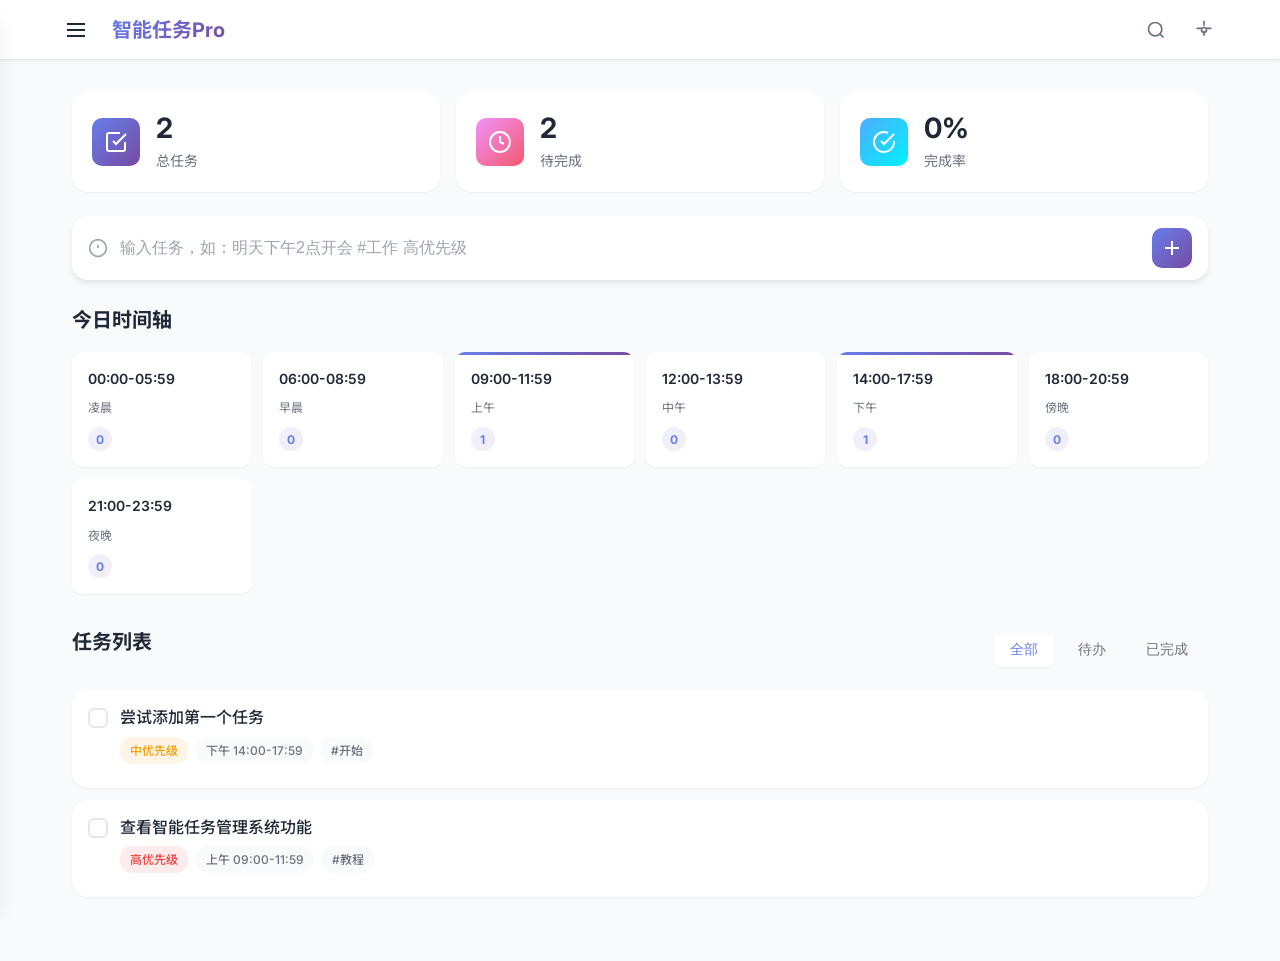
<file: index.html>
<!DOCTYPE html>
<html lang="zh-CN">
<head>
    <meta charset="UTF-8">
    <meta name="viewport" content="width=device-width, initial-scale=1.0, maximum-scale=1.0, user-scalable=no">
    <meta name="apple-mobile-web-app-capable" content="yes">
    <meta name="apple-mobile-web-app-status-bar-style" content="black-translucent">
    <title>智能任务管理Pro - 个人版</title>
    <link rel="preconnect" href="https://fonts.googleapis.com">
    <link rel="preconnect" href="https://fonts.gstatic.com" crossorigin>
    <link href="https://fonts.googleapis.com/css2?family=Inter:wght@300;400;500;600;700&family=Noto+Sans+SC:wght@300;400;500;600;700&display=swap" rel="stylesheet">
    <link rel="stylesheet" href="styles.css">
</head>
<body>
    <!-- 顶部导航栏 -->
    <header class="header">
        <div class="header-content">
            <div class="header-left">
                <button class="menu-btn" id="menuBtn">
                    <svg width="24" height="24" viewBox="0 0 24 24" fill="none" stroke="currentColor" stroke-width="2">
                        <line x1="3" y1="12" x2="21" y2="12"></line>
                        <line x1="3" y1="6" x2="21" y2="6"></line>
                        <line x1="3" y1="18" x2="21" y2="18"></line>
                    </svg>
                </button>
                <h1 class="app-title">智能任务Pro</h1>
            </div>
            <div class="header-right">
                <button class="icon-btn" id="searchBtn">
                    <svg width="20" height="20" viewBox="0 0 24 24" fill="none" stroke="currentColor" stroke-width="2">
                        <circle cx="11" cy="11" r="8"></circle>
                        <path d="m21 21-4.35-4.35"></path>
                    </svg>
                </button>
                <button class="icon-btn" id="settingsBtn">
                    <svg width="20" height="20" viewBox="0 0 24 24" fill="none" stroke="currentColor" stroke-width="2">
                        <circle cx="12" cy="12" r="3"></circle>
                        <path d="M12 1v6m0 6v6m9-9h-6m-6 0H3"></path>
                    </svg>
                </button>
            </div>
        </div>
    </header>

    <!-- 侧边栏 -->
    <aside class="sidebar" id="sidebar">
        <div class="sidebar-overlay" id="sidebarOverlay"></div>
        <div class="sidebar-content">
            <div class="sidebar-header">
                <h2>菜单</h2>
                <button class="close-btn" id="closeSidebar">
                    <svg width="24" height="24" viewBox="0 0 24 24" fill="none" stroke="currentColor" stroke-width="2">
                        <line x1="18" y1="6" x2="6" y2="18"></line>
                        <line x1="6" y1="6" x2="18" y2="18"></line>
                    </svg>
                </button>
            </div>
            <nav class="sidebar-nav">
                <a href="#" class="nav-item active" data-view="today">
                    <svg width="20" height="20" viewBox="0 0 24 24" fill="none" stroke="currentColor" stroke-width="2">
                        <rect x="3" y="4" width="18" height="18" rx="2" ry="2"></rect>
                        <line x1="16" y1="2" x2="16" y2="6"></line>
                        <line x1="8" y1="2" x2="8" y2="6"></line>
                        <line x1="3" y1="10" x2="21" y2="10"></line>
                    </svg>
                    <span>今日任务</span>
                    <span class="badge" id="todayBadge">0</span>
                </a>
                <a href="#" class="nav-item" data-view="week">
                    <svg width="20" height="20" viewBox="0 0 24 24" fill="none" stroke="currentColor" stroke-width="2">
                        <path d="M21 10H3M21 6H3M21 14H3M21 18H3"></path>
                    </svg>
                    <span>本周视图</span>
                </a>
                <a href="#" class="nav-item" data-view="calendar">
                    <svg width="20" height="20" viewBox="0 0 24 24" fill="none" stroke="currentColor" stroke-width="2">
                        <rect x="3" y="4" width="18" height="18" rx="2" ry="2"></rect>
                        <line x1="16" y1="2" x2="16" y2="6"></line>
                        <line x1="8" y1="2" x2="8" y2="6"></line>
                    </svg>
                    <span>日历视图</span>
                </a>
                <a href="#" class="nav-item" data-view="tags">
                    <svg width="20" height="20" viewBox="0 0 24 24" fill="none" stroke="currentColor" stroke-width="2">
                        <path d="M20.59 13.41l-7.17 7.17a2 2 0 0 1-2.83 0L2 12V2h10l8.59 8.59a2 2 0 0 1 0 2.82z"></path>
                        <line x1="7" y1="7" x2="7.01" y2="7"></line>
                    </svg>
                    <span>标签管理</span>
                </a>
                <a href="#" class="nav-item" data-view="stats">
                    <svg width="20" height="20" viewBox="0 0 24 24" fill="none" stroke="currentColor" stroke-width="2">
                        <line x1="12" y1="20" x2="12" y2="10"></line>
                        <line x1="18" y1="20" x2="18" y2="4"></line>
                        <line x1="6" y1="20" x2="6" y2="16"></line>
                    </svg>
                    <span>数据统计</span>
                </a>
            </nav>
            <div class="sidebar-footer">
                <button class="export-btn" id="exportBtn">
                    <svg width="20" height="20" viewBox="0 0 24 24" fill="none" stroke="currentColor" stroke-width="2">
                        <path d="M21 15v4a2 2 0 0 1-2 2H5a2 2 0 0 1-2-2v-4"></path>
                        <polyline points="7 10 12 15 17 10"></polyline>
                        <line x1="12" y1="15" x2="12" y2="3"></line>
                    </svg>
                    <span>导出数据</span>
                </button>
                <button class="export-btn" id="cloudSyncBtn" style="background: linear-gradient(135deg, #667eea 0%, #764ba2 100%); color: white; border: none; margin-top: 0.5rem;">
                    <svg width="20" height="20" viewBox="0 0 24 24" fill="none" stroke="currentColor" stroke-width="2">
                        <path d="M21.5 2v6h-6M2.5 22v-6h6M2 11.5a10 10 0 0 1 18.8-4.3M22 12.5a10 10 0 0 1-18.8 4.2"/>
                    </svg>
                    <span>云同步设置</span>
                </button>
            </div>
        </div>
    </aside>

    <!-- 主内容区 -->
    <main class="main-content">
        <!-- 今日任务视图 -->
        <div class="view-container active" id="todayView">
            <!-- 统计卡片 -->
            <div class="stats-cards">
                <div class="stat-card">
                    <div class="stat-icon" style="background: linear-gradient(135deg, #667eea 0%, #764ba2 100%);">
                        <svg width="24" height="24" viewBox="0 0 24 24" fill="none" stroke="white" stroke-width="2">
                            <polyline points="9 11 12 14 22 4"></polyline>
                            <path d="M21 12v7a2 2 0 0 1-2 2H5a2 2 0 0 1-2-2V5a2 2 0 0 1 2-2h11"></path>
                        </svg>
                    </div>
                    <div class="stat-info">
                        <div class="stat-value" id="totalTasks">0</div>
                        <div class="stat-label">总任务</div>
                    </div>
                </div>
                <div class="stat-card">
                    <div class="stat-icon" style="background: linear-gradient(135deg, #f093fb 0%, #f5576c 100%);">
                        <svg width="24" height="24" viewBox="0 0 24 24" fill="none" stroke="white" stroke-width="2">
                            <circle cx="12" cy="12" r="10"></circle>
                            <polyline points="12 6 12 12 16 14"></polyline>
                        </svg>
                    </div>
                    <div class="stat-info">
                        <div class="stat-value" id="pendingTasks">0</div>
                        <div class="stat-label">待完成</div>
                    </div>
                </div>
                <div class="stat-card">
                    <div class="stat-icon" style="background: linear-gradient(135deg, #4facfe 0%, #00f2fe 100%);">
                        <svg width="24" height="24" viewBox="0 0 24 24" fill="none" stroke="white" stroke-width="2">
                            <path d="M22 11.08V12a10 10 0 1 1-5.93-9.14"></path>
                            <polyline points="22 4 12 14.01 9 11.01"></polyline>
                        </svg>
                    </div>
                    <div class="stat-info">
                        <div class="stat-value" id="completionRate">0%</div>
                        <div class="stat-label">完成率</div>
                    </div>
                </div>
            </div>

            <!-- 智能输入框 -->
            <div class="smart-input-container">
                <div class="input-wrapper">
                    <svg class="input-icon" width="20" height="20" viewBox="0 0 24 24" fill="none" stroke="currentColor" stroke-width="2">
                        <circle cx="12" cy="12" r="10"></circle>
                        <line x1="12" y1="8" x2="12" y2="12"></line>
                        <line x1="12" y1="16" x2="12.01" y2="16"></line>
                    </svg>
                    <input type="text" id="smartInput" placeholder="输入任务，如：明天下午2点开会 #工作 高优先级" class="smart-input">
                    <button class="add-btn" id="addTaskBtn">
                        <svg width="24" height="24" viewBox="0 0 24 24" fill="none" stroke="currentColor" stroke-width="2">
                            <line x1="12" y1="5" x2="12" y2="19"></line>
                            <line x1="5" y1="12" x2="19" y2="12"></line>
                        </svg>
                    </button>
                </div>
                <div class="input-preview" id="inputPreview"></div>
            </div>

            <!-- 时间轴视图 -->
            <div class="timeline-container">
                <h2 class="section-title">今日时间轴</h2>
                <div class="timeline" id="timeline"></div>
            </div>

            <!-- 任务列表 -->
            <div class="tasks-section">
                <div class="section-header">
                    <h2 class="section-title">任务列表</h2>
                    <div class="filter-tabs">
                        <button class="filter-tab active" data-filter="all">全部</button>
                        <button class="filter-tab" data-filter="pending">待办</button>
                        <button class="filter-tab" data-filter="completed">已完成</button>
                    </div>
                </div>
                <div class="task-list" id="taskList"></div>
            </div>
        </div>

        <!-- 本周视图 -->
        <div class="view-container" id="weekView">
            <h2 class="section-title">本周任务概览</h2>
            <div class="week-grid" id="weekGrid"></div>
        </div>

        <!-- 日历视图 -->
        <div class="view-container" id="calendarView">
            <div class="calendar-header">
                <button class="nav-btn" id="prevMonth">
                    <svg width="20" height="20" viewBox="0 0 24 24" fill="none" stroke="currentColor" stroke-width="2">
                        <polyline points="15 18 9 12 15 6"></polyline>
                    </svg>
                </button>
                <h2 class="calendar-title" id="calendarTitle">2026年1月</h2>
                <button class="nav-btn" id="nextMonth">
                    <svg width="20" height="20" viewBox="0 0 24 24" fill="none" stroke="currentColor" stroke-width="2">
                        <polyline points="9 18 15 12 9 6"></polyline>
                    </svg>
                </button>
            </div>
            <div class="calendar-grid" id="calendarGrid"></div>
        </div>

        <!-- 标签管理视图 -->
        <div class="view-container" id="tagsView">
            <h2 class="section-title">标签管理</h2>
            <div class="tags-container" id="tagsContainer"></div>
        </div>

        <!-- 数据统计视图 -->
        <div class="view-container" id="statsView">
            <h2 class="section-title">数据统计</h2>
            <div class="stats-charts" id="statsCharts"></div>
        </div>
    </main>

    <!-- 浮动添加按钮 (移动端) -->
    <button class="fab" id="fabBtn">
        <svg width="24" height="24" viewBox="0 0 24 24" fill="none" stroke="white" stroke-width="2">
            <line x1="12" y1="5" x2="12" y2="19"></line>
            <line x1="5" y1="12" x2="19" y2="12"></line>
        </svg>
    </button>

    <!-- 任务详情模态框 -->
    <div class="modal" id="taskModal">
        <div class="modal-overlay"></div>
        <div class="modal-content">
            <div class="modal-header">
                <h3 class="modal-title">任务详情</h3>
                <button class="close-btn" id="closeModal">
                    <svg width="24" height="24" viewBox="0 0 24 24" fill="none" stroke="currentColor" stroke-width="2">
                        <line x1="18" y1="6" x2="6" y2="18"></line>
                        <line x1="6" y1="6" x2="18" y2="18"></line>
                    </svg>
                </button>
            </div>
            <div class="modal-body" id="modalBody"></div>
        </div>
    </div>

    <script src="app.js"></script>
    <script src="cloud-sync.js"></script>
</body>
</html>
</file>
<file: styles.css>
/* 全局样式 */
:root {
    --primary-color: #667eea;
    --primary-dark: #5568d3;
    --secondary-color: #764ba2;
    --success-color: #10b981;
    --warning-color: #f59e0b;
    --danger-color: #ef4444;
    --text-primary: #1f2937;
    --text-secondary: #6b7280;
    --text-light: #9ca3af;
    --bg-primary: #ffffff;
    --bg-secondary: #f9fafb;
    --bg-tertiary: #f3f4f6;
    --border-color: #e5e7eb;
    --shadow-sm: 0 1px 2px 0 rgba(0, 0, 0, 0.05);
    --shadow-md: 0 4px 6px -1px rgba(0, 0, 0, 0.1);
    --shadow-lg: 0 10px 15px -3px rgba(0, 0, 0, 0.1);
    --shadow-xl: 0 20px 25px -5px rgba(0, 0, 0, 0.1);
    --radius-sm: 6px;
    --radius-md: 10px;
    --radius-lg: 16px;
    --header-height: 60px;
    --sidebar-width: 280px;
}

* {
    margin: 0;
    padding: 0;
    box-sizing: border-box;
}

body {
    font-family: 'Inter', 'Noto Sans SC', -apple-system, BlinkMacSystemFont, sans-serif;
    background: var(--bg-secondary);
    color: var(--text-primary);
    line-height: 1.6;
    -webkit-font-smoothing: antialiased;
    -moz-osx-font-smoothing: grayscale;
    overflow-x: hidden;
}

/* 顶部导航栏 */
.header {
    position: fixed;
    top: 0;
    left: 0;
    right: 0;
    height: var(--header-height);
    background: var(--bg-primary);
    border-bottom: 1px solid var(--border-color);
    z-index: 1000;
    box-shadow: var(--shadow-sm);
}

.header-content {
    display: flex;
    justify-content: space-between;
    align-items: center;
    height: 100%;
    padding: 0 1rem;
    max-width: 1200px;
    margin: 0 auto;
}

.header-left {
    display: flex;
    align-items: center;
    gap: 1rem;
}

.menu-btn {
    display: flex;
    align-items: center;
    justify-content: center;
    width: 40px;
    height: 40px;
    border: none;
    background: none;
    color: var(--text-primary);
    cursor: pointer;
    border-radius: var(--radius-sm);
    transition: background 0.2s;
}

.menu-btn:hover {
    background: var(--bg-tertiary);
}

.app-title {
    font-size: 1.25rem;
    font-weight: 700;
    background: linear-gradient(135deg, var(--primary-color) 0%, var(--secondary-color) 100%);
    -webkit-background-clip: text;
    -webkit-text-fill-color: transparent;
    background-clip: text;
}

.header-right {
    display: flex;
    align-items: center;
    gap: 0.5rem;
}

.icon-btn {
    display: flex;
    align-items: center;
    justify-content: center;
    width: 40px;
    height: 40px;
    border: none;
    background: none;
    color: var(--text-secondary);
    cursor: pointer;
    border-radius: var(--radius-sm);
    transition: all 0.2s;
}

.icon-btn:hover {
    background: var(--bg-tertiary);
    color: var(--text-primary);
}

/* 侧边栏 */
.sidebar {
    position: fixed;
    top: 0;
    left: 0;
    bottom: 0;
    z-index: 2000;
    pointer-events: none;
}

.sidebar.active {
    pointer-events: auto;
}

.sidebar-overlay {
    position: fixed;
    top: 0;
    left: 0;
    right: 0;
    bottom: 0;
    background: rgba(0, 0, 0, 0.5);
    opacity: 0;
    transition: opacity 0.3s;
    pointer-events: none;
}

.sidebar.active .sidebar-overlay {
    opacity: 1;
    pointer-events: auto;
}

.sidebar-content {
    position: relative;
    width: var(--sidebar-width);
    height: 100%;
    background: var(--bg-primary);
    box-shadow: var(--shadow-xl);
    transform: translateX(-100%);
    transition: transform 0.3s cubic-bezier(0.4, 0, 0.2, 1);
    display: flex;
    flex-direction: column;
}

.sidebar.active .sidebar-content {
    transform: translateX(0);
}

.sidebar-header {
    display: flex;
    justify-content: space-between;
    align-items: center;
    padding: 1.5rem 1rem;
    border-bottom: 1px solid var(--border-color);
}

.sidebar-header h2 {
    font-size: 1.25rem;
    font-weight: 700;
}

.close-btn {
    display: flex;
    align-items: center;
    justify-content: center;
    width: 36px;
    height: 36px;
    border: none;
    background: none;
    color: var(--text-secondary);
    cursor: pointer;
    border-radius: var(--radius-sm);
    transition: all 0.2s;
}

.close-btn:hover {
    background: var(--bg-tertiary);
    color: var(--text-primary);
}

.sidebar-nav {
    flex: 1;
    padding: 1rem 0;
    overflow-y: auto;
}

.nav-item {
    display: flex;
    align-items: center;
    gap: 0.75rem;
    padding: 0.875rem 1rem;
    color: var(--text-secondary);
    text-decoration: none;
    transition: all 0.2s;
    position: relative;
}

.nav-item:hover {
    background: var(--bg-secondary);
    color: var(--text-primary);
}

.nav-item.active {
    background: linear-gradient(135deg, rgba(102, 126, 234, 0.1) 0%, rgba(118, 75, 162, 0.1) 100%);
    color: var(--primary-color);
    font-weight: 600;
}

.nav-item.active::before {
    content: '';
    position: absolute;
    left: 0;
    top: 0;
    bottom: 0;
    width: 3px;
    background: linear-gradient(135deg, var(--primary-color) 0%, var(--secondary-color) 100%);
}

.nav-item svg {
    flex-shrink: 0;
}

.nav-item span {
    flex: 1;
}

.badge {
    display: inline-flex;
    align-items: center;
    justify-content: center;
    min-width: 20px;
    height: 20px;
    padding: 0 6px;
    background: var(--primary-color);
    color: white;
    font-size: 0.75rem;
    font-weight: 600;
    border-radius: 10px;
}

.sidebar-footer {
    padding: 1rem;
    border-top: 1px solid var(--border-color);
}

.export-btn {
    display: flex;
    align-items: center;
    justify-content: center;
    gap: 0.5rem;
    width: 100%;
    padding: 0.875rem;
    border: 1px solid var(--border-color);
    background: var(--bg-primary);
    color: var(--text-primary);
    font-weight: 500;
    border-radius: var(--radius-md);
    cursor: pointer;
    transition: all 0.2s;
}

.export-btn:hover {
    background: var(--bg-secondary);
    border-color: var(--primary-color);
    color: var(--primary-color);
}

/* 主内容区 */
.main-content {
    margin-top: var(--header-height);
    padding: 1.5rem 1rem;
    max-width: 1200px;
    margin-left: auto;
    margin-right: auto;
    min-height: calc(100vh - var(--header-height));
    padding-bottom: 5rem;
}

.view-container {
    display: none;
}

.view-container.active {
    display: block;
}

/* 统计卡片 */
.stats-cards {
    display: grid;
    grid-template-columns: repeat(auto-fit, minmax(150px, 1fr));
    gap: 1rem;
    margin-bottom: 1.5rem;
}

.stat-card {
    display: flex;
    align-items: center;
    gap: 1rem;
    padding: 1.25rem;
    background: var(--bg-primary);
    border-radius: var(--radius-lg);
    box-shadow: var(--shadow-sm);
    transition: all 0.2s;
}

.stat-card:hover {
    box-shadow: var(--shadow-md);
    transform: translateY(-2px);
}

.stat-icon {
    display: flex;
    align-items: center;
    justify-content: center;
    width: 48px;
    height: 48px;
    border-radius: var(--radius-md);
    flex-shrink: 0;
}

.stat-info {
    flex: 1;
}

.stat-value {
    font-size: 1.75rem;
    font-weight: 700;
    line-height: 1.2;
    color: var(--text-primary);
}

.stat-label {
    font-size: 0.875rem;
    color: var(--text-secondary);
    margin-top: 0.25rem;
}

/* 智能输入框 */
.smart-input-container {
    margin-bottom: 1.5rem;
}

.input-wrapper {
    position: relative;
    display: flex;
    align-items: center;
    background: var(--bg-primary);
    border-radius: var(--radius-lg);
    box-shadow: var(--shadow-md);
    padding: 0.75rem 1rem;
    transition: all 0.2s;
}

.input-wrapper:focus-within {
    box-shadow: var(--shadow-lg);
    transform: translateY(-2px);
}

.input-icon {
    color: var(--text-light);
    flex-shrink: 0;
    margin-right: 0.75rem;
}

.smart-input {
    flex: 1;
    border: none;
    outline: none;
    font-size: 1rem;
    color: var(--text-primary);
    background: transparent;
}

.smart-input::placeholder {
    color: var(--text-light);
}

.add-btn {
    display: flex;
    align-items: center;
    justify-content: center;
    width: 40px;
    height: 40px;
    border: none;
    background: linear-gradient(135deg, var(--primary-color) 0%, var(--secondary-color) 100%);
    color: white;
    border-radius: var(--radius-md);
    cursor: pointer;
    transition: all 0.2s;
    flex-shrink: 0;
}

.add-btn:hover {
    transform: scale(1.05);
    box-shadow: var(--shadow-md);
}

.add-btn:active {
    transform: scale(0.95);
}

.input-preview {
    margin-top: 0.75rem;
    padding: 0.75rem 1rem;
    background: var(--bg-secondary);
    border-radius: var(--radius-md);
    font-size: 0.875rem;
    color: var(--text-secondary);
    display: none;
}

.input-preview.active {
    display: block;
}

/* 时间轴 */
.timeline-container {
    margin-bottom: 2rem;
}

.section-title {
    font-size: 1.25rem;
    font-weight: 700;
    margin-bottom: 1rem;
    color: var(--text-primary);
}

.timeline {
    display: grid;
    grid-template-columns: repeat(auto-fill, minmax(140px, 1fr));
    gap: 0.75rem;
}

.timeline-slot {
    background: var(--bg-primary);
    border-radius: var(--radius-md);
    padding: 1rem;
    box-shadow: var(--shadow-sm);
    transition: all 0.2s;
    cursor: pointer;
    position: relative;
    overflow: hidden;
}

.timeline-slot::before {
    content: '';
    position: absolute;
    top: 0;
    left: 0;
    right: 0;
    height: 3px;
    background: linear-gradient(90deg, var(--primary-color), var(--secondary-color));
    opacity: 0;
    transition: opacity 0.2s;
}

.timeline-slot:hover::before {
    opacity: 1;
}

.timeline-slot:hover {
    box-shadow: var(--shadow-md);
    transform: translateY(-2px);
}

.timeline-slot.has-tasks::before {
    opacity: 1;
}

.slot-time {
    font-size: 0.875rem;
    font-weight: 600;
    color: var(--text-primary);
    margin-bottom: 0.5rem;
}

.slot-label {
    font-size: 0.75rem;
    color: var(--text-secondary);
    margin-bottom: 0.5rem;
}

.slot-count {
    display: inline-flex;
    align-items: center;
    justify-content: center;
    min-width: 24px;
    height: 24px;
    padding: 0 8px;
    background: linear-gradient(135deg, rgba(102, 126, 234, 0.1) 0%, rgba(118, 75, 162, 0.1) 100%);
    color: var(--primary-color);
    font-size: 0.75rem;
    font-weight: 700;
    border-radius: 12px;
}

/* 任务列表 */
.tasks-section {
    margin-bottom: 2rem;
}

.section-header {
    display: flex;
    justify-content: space-between;
    align-items: center;
    margin-bottom: 1rem;
    flex-wrap: wrap;
    gap: 1rem;
}

.filter-tabs {
    display: flex;
    gap: 0.5rem;
    background: var(--bg-secondary);
    padding: 0.25rem;
    border-radius: var(--radius-md);
}

.filter-tab {
    padding: 0.5rem 1rem;
    border: none;
    background: transparent;
    color: var(--text-secondary);
    font-size: 0.875rem;
    font-weight: 500;
    border-radius: var(--radius-sm);
    cursor: pointer;
    transition: all 0.2s;
}

.filter-tab:hover {
    color: var(--text-primary);
}

.filter-tab.active {
    background: var(--bg-primary);
    color: var(--primary-color);
    box-shadow: var(--shadow-sm);
}

.task-list {
    display: flex;
    flex-direction: column;
    gap: 0.75rem;
}

.task-item {
    background: var(--bg-primary);
    border-radius: var(--radius-lg);
    padding: 1rem;
    box-shadow: var(--shadow-sm);
    transition: all 0.2s;
    cursor: pointer;
}

.task-item:hover {
    box-shadow: var(--shadow-md);
    transform: translateX(4px);
}

.task-item.completed {
    opacity: 0.6;
}

.task-header {
    display: flex;
    align-items: flex-start;
    gap: 0.75rem;
    margin-bottom: 0.5rem;
}

.task-checkbox {
    width: 20px;
    height: 20px;
    border: 2px solid var(--border-color);
    border-radius: 6px;
    cursor: pointer;
    flex-shrink: 0;
    margin-top: 2px;
    transition: all 0.2s;
    appearance: none;
    -webkit-appearance: none;
    position: relative;
}

.task-checkbox:checked {
    background: linear-gradient(135deg, var(--primary-color) 0%, var(--secondary-color) 100%);
    border-color: var(--primary-color);
}

.task-checkbox:checked::after {
    content: '';
    position: absolute;
    left: 5px;
    top: 2px;
    width: 4px;
    height: 8px;
    border: solid white;
    border-width: 0 2px 2px 0;
    transform: rotate(45deg);
}

.task-content {
    flex: 1;
}

.task-title {
    font-size: 1rem;
    font-weight: 500;
    color: var(--text-primary);
    margin-bottom: 0.5rem;
    line-height: 1.4;
}

.task-item.completed .task-title {
    text-decoration: line-through;
    color: var(--text-light);
}

.task-meta {
    display: flex;
    flex-wrap: wrap;
    gap: 0.5rem;
    align-items: center;
}

.task-tag {
    display: inline-flex;
    align-items: center;
    gap: 0.25rem;
    padding: 0.25rem 0.625rem;
    background: var(--bg-secondary);
    color: var(--text-secondary);
    font-size: 0.75rem;
    border-radius: 12px;
    font-weight: 500;
}

.task-tag.priority-high {
    background: rgba(239, 68, 68, 0.1);
    color: var(--danger-color);
}

.task-tag.priority-medium {
    background: rgba(245, 158, 11, 0.1);
    color: var(--warning-color);
}

.task-tag.priority-low {
    background: rgba(16, 185, 129, 0.1);
    color: var(--success-color);
}

.task-time {
    font-size: 0.75rem;
    color: var(--text-light);
}

/* 本周视图 */
.week-grid {
    display: grid;
    grid-template-columns: repeat(auto-fit, minmax(200px, 1fr));
    gap: 1rem;
}

.week-day {
    background: var(--bg-primary);
    border-radius: var(--radius-lg);
    padding: 1rem;
    box-shadow: var(--shadow-sm);
}

.week-day-header {
    display: flex;
    justify-content: space-between;
    align-items: center;
    margin-bottom: 1rem;
    padding-bottom: 0.75rem;
    border-bottom: 2px solid var(--bg-secondary);
}

.week-day-name {
    font-weight: 700;
    color: var(--text-primary);
}

.week-day-date {
    font-size: 0.875rem;
    color: var(--text-secondary);
}

.week-day.today .week-day-header {
    border-bottom-color: var(--primary-color);
}

.week-day.today .week-day-name {
    color: var(--primary-color);
}

.week-tasks {
    display: flex;
    flex-direction: column;
    gap: 0.5rem;
}

.week-task {
    padding: 0.625rem;
    background: var(--bg-secondary);
    border-radius: var(--radius-sm);
    font-size: 0.875rem;
    border-left: 3px solid var(--primary-color);
}

/* 日历视图 */
.calendar-header {
    display: flex;
    justify-content: space-between;
    align-items: center;
    margin-bottom: 1.5rem;
    padding: 1rem;
    background: var(--bg-primary);
    border-radius: var(--radius-lg);
    box-shadow: var(--shadow-sm);
}

.calendar-title {
    font-size: 1.25rem;
    font-weight: 700;
}

.nav-btn {
    display: flex;
    align-items: center;
    justify-content: center;
    width: 40px;
    height: 40px;
    border: none;
    background: var(--bg-secondary);
    color: var(--text-primary);
    border-radius: var(--radius-md);
    cursor: pointer;
    transition: all 0.2s;
}

.nav-btn:hover {
    background: var(--primary-color);
    color: white;
}

.calendar-grid {
    background: var(--bg-primary);
    border-radius: var(--radius-lg);
    padding: 1rem;
    box-shadow: var(--shadow-sm);
}

.calendar-weekdays {
    display: grid;
    grid-template-columns: repeat(7, 1fr);
    gap: 0.5rem;
    margin-bottom: 0.5rem;
}

.calendar-weekday {
    text-align: center;
    font-size: 0.875rem;
    font-weight: 600;
    color: var(--text-secondary);
    padding: 0.5rem;
}

.calendar-days {
    display: grid;
    grid-template-columns: repeat(7, 1fr);
    gap: 0.5rem;
}

.calendar-day {
    aspect-ratio: 1;
    display: flex;
    flex-direction: column;
    align-items: center;
    justify-content: center;
    padding: 0.5rem;
    border-radius: var(--radius-md);
    cursor: pointer;
    transition: all 0.2s;
    position: relative;
}

.calendar-day:hover {
    background: var(--bg-secondary);
}

.calendar-day.other-month {
    color: var(--text-light);
}

.calendar-day.today {
    background: linear-gradient(135deg, var(--primary-color) 0%, var(--secondary-color) 100%);
    color: white;
    font-weight: 700;
}

.calendar-day.has-tasks::after {
    content: '';
    position: absolute;
    bottom: 4px;
    width: 4px;
    height: 4px;
    background: var(--primary-color);
    border-radius: 50%;
}

.calendar-day.today.has-tasks::after {
    background: white;
}

.day-number {
    font-size: 0.875rem;
}

.day-tasks-count {
    font-size: 0.625rem;
    margin-top: 0.25rem;
}

/* 浮动按钮 */
.fab {
    position: fixed;
    bottom: 2rem;
    right: 2rem;
    width: 56px;
    height: 56px;
    border: none;
    background: linear-gradient(135deg, var(--primary-color) 0%, var(--secondary-color) 100%);
    color: white;
    border-radius: 50%;
    box-shadow: var(--shadow-lg);
    cursor: pointer;
    transition: all 0.3s;
    z-index: 100;
    display: none;
}

.fab:hover {
    transform: scale(1.1);
    box-shadow: var(--shadow-xl);
}

.fab:active {
    transform: scale(0.95);
}

/* 模态框 */
.modal {
    position: fixed;
    top: 0;
    left: 0;
    right: 0;
    bottom: 0;
    z-index: 3000;
    display: none;
    align-items: center;
    justify-content: center;
    padding: 1rem;
}

.modal.active {
    display: flex;
}

.modal-overlay {
    position: absolute;
    top: 0;
    left: 0;
    right: 0;
    bottom: 0;
    background: rgba(0, 0, 0, 0.5);
    animation: fadeIn 0.3s;
}

.modal-content {
    position: relative;
    width: 100%;
    max-width: 500px;
    max-height: 90vh;
    background: var(--bg-primary);
    border-radius: var(--radius-lg);
    box-shadow: var(--shadow-xl);
    animation: slideUp 0.3s;
    overflow: hidden;
    display: flex;
    flex-direction: column;
}

.modal-header {
    display: flex;
    justify-content: space-between;
    align-items: center;
    padding: 1.5rem;
    border-bottom: 1px solid var(--border-color);
}

.modal-title {
    font-size: 1.25rem;
    font-weight: 700;
}

.modal-body {
    flex: 1;
    padding: 1.5rem;
    overflow-y: auto;
}

/* 标签管理 */
.tags-container {
    display: grid;
    grid-template-columns: repeat(auto-fill, minmax(200px, 1fr));
    gap: 1rem;
}

.tag-card {
    background: var(--bg-primary);
    border-radius: var(--radius-lg);
    padding: 1.5rem;
    box-shadow: var(--shadow-sm);
    transition: all 0.2s;
}

.tag-card:hover {
    box-shadow: var(--shadow-md);
    transform: translateY(-2px);
}

.tag-name {
    font-size: 1.125rem;
    font-weight: 600;
    margin-bottom: 0.5rem;
}

.tag-count {
    font-size: 0.875rem;
    color: var(--text-secondary);
}

/* 数据统计 */
.stats-charts {
    display: grid;
    gap: 1.5rem;
}

.chart-card {
    background: var(--bg-primary);
    border-radius: var(--radius-lg);
    padding: 1.5rem;
    box-shadow: var(--shadow-sm);
}

.chart-title {
    font-size: 1.125rem;
    font-weight: 700;
    margin-bottom: 1rem;
}

/* 动画 */
@keyframes fadeIn {
    from {
        opacity: 0;
    }
    to {
        opacity: 1;
    }
}

@keyframes slideUp {
    from {
        transform: translateY(20px);
        opacity: 0;
    }
    to {
        transform: translateY(0);
        opacity: 1;
    }
}

/* 响应式设计 */
@media (max-width: 768px) {
    .fab {
        display: flex;
        align-items: center;
        justify-content: center;
    }

    .stats-cards {
        grid-template-columns: 1fr;
    }

    .timeline {
        grid-template-columns: repeat(2, 1fr);
    }

    .week-grid {
        grid-template-columns: 1fr;
    }

    .calendar-day {
        font-size: 0.875rem;
    }

    .section-header {
        flex-direction: column;
        align-items: flex-start;
    }

    .filter-tabs {
        width: 100%;
    }

    .filter-tab {
        flex: 1;
        text-align: center;
    }
}

@media (min-width: 769px) {
    .main-content {
        padding: 2rem;
    }

    .stats-cards {
        grid-template-columns: repeat(3, 1fr);
    }

    .timeline {
        grid-template-columns: repeat(6, 1fr);
    }
}

/* 滚动条样式 */
::-webkit-scrollbar {
    width: 8px;
    height: 8px;
}

::-webkit-scrollbar-track {
    background: var(--bg-secondary);
}

::-webkit-scrollbar-thumb {
    background: var(--border-color);
    border-radius: 4px;
}

::-webkit-scrollbar-thumb:hover {
    background: var(--text-light);
}

/* 空状态 */
.empty-state {
    text-align: center;
    padding: 3rem 1rem;
    color: var(--text-light);
}

.empty-state svg {
    width: 64px;
    height: 64px;
    margin: 0 auto 1rem;
    opacity: 0.5;
}

.empty-state p {
    font-size: 1rem;
    margin-bottom: 0.5rem;
}

.empty-state small {
    font-size: 0.875rem;
}
</file>
